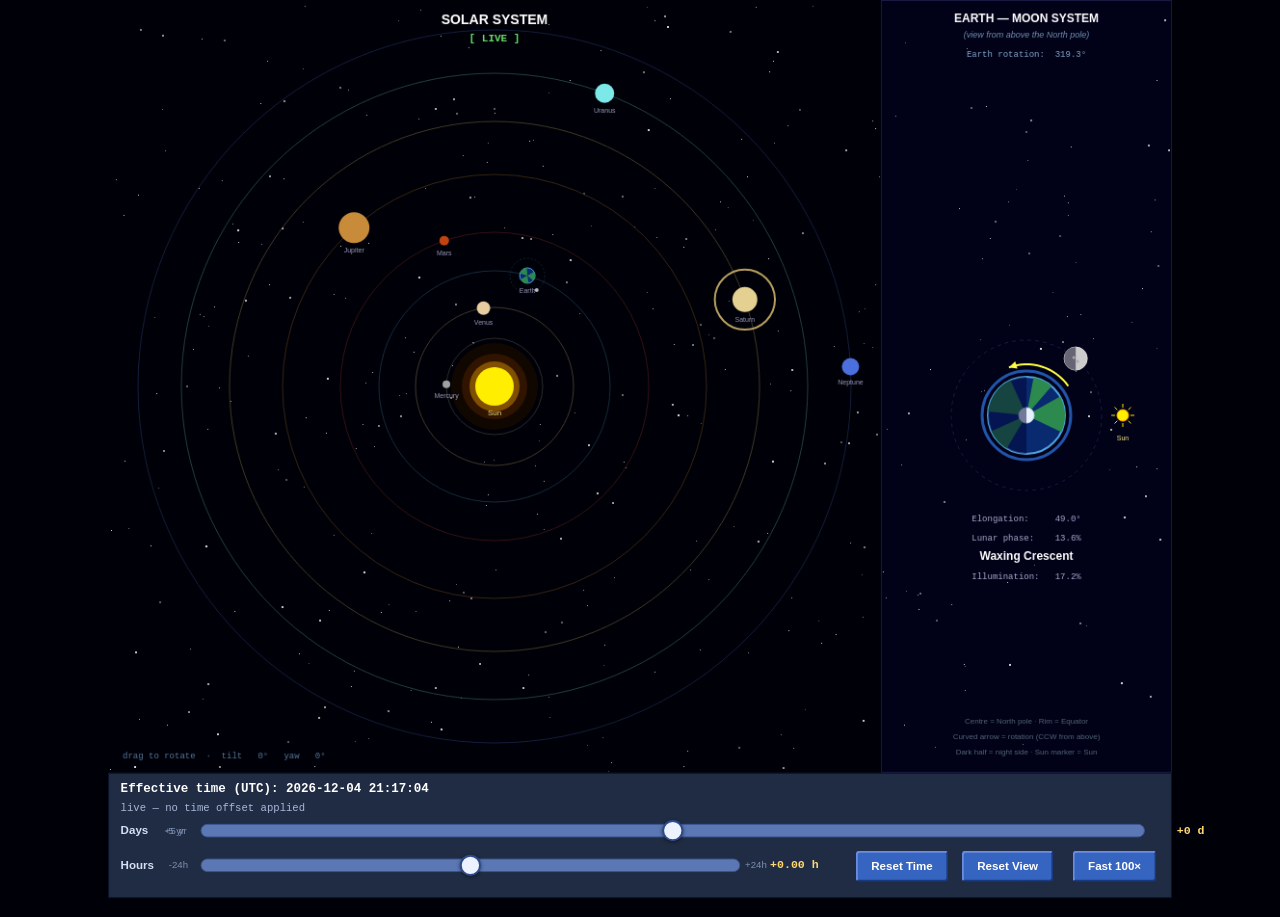
<file: index.html>
<!DOCTYPE html>
<html lang="en">
<head>
  <meta charset="UTF-8">
  <meta name="viewport" content="width=1110">
  <title>Solar System — Live View</title>
  <link rel="stylesheet" href="style.css">
</head>
<body>
  <div class="layout">
    <canvas id="main" width="800" height="800"></canvas>
    <canvas id="em"   width="300" height="800"></canvas>

    <div id="controls">
      <div id="time-text"></div>
      <div id="offset-text"></div>

      <div class="row" style="top:44px">
        <span class="label">Days</span>
        <span class="tick">-5 yr</span>
        <input type="range" id="days"  min="-1825" max="1825" step="1"    value="0">
        <span class="tick">+5 yr</span>
        <span class="value" id="days-val">+0 d</span>
      </div>

      <div class="row" style="top:80px">
        <span class="label">Hours</span>
        <span class="tick" style="left:62px">-24h</span>
        <input type="range" id="hours" min="-24"   max="24"   step="0.25" value="0"
               style="width:560px">
        <span class="tick" style="left:660px">+24h</span>
        <span class="value" id="hours-val" style="left:686px">+0.00 h</span>

        <button id="reset-time" class="btn"          style="left:775px">Reset Time</button>
        <button id="reset-view" class="btn"          style="left:885px">Reset View</button>
        <button id="fast"       class="btn toggle"   style="left:1000px">Fast 100×</button>
      </div>
    </div>
  </div>

  <script src="script.js"></script>
</body>
</html>
</file>
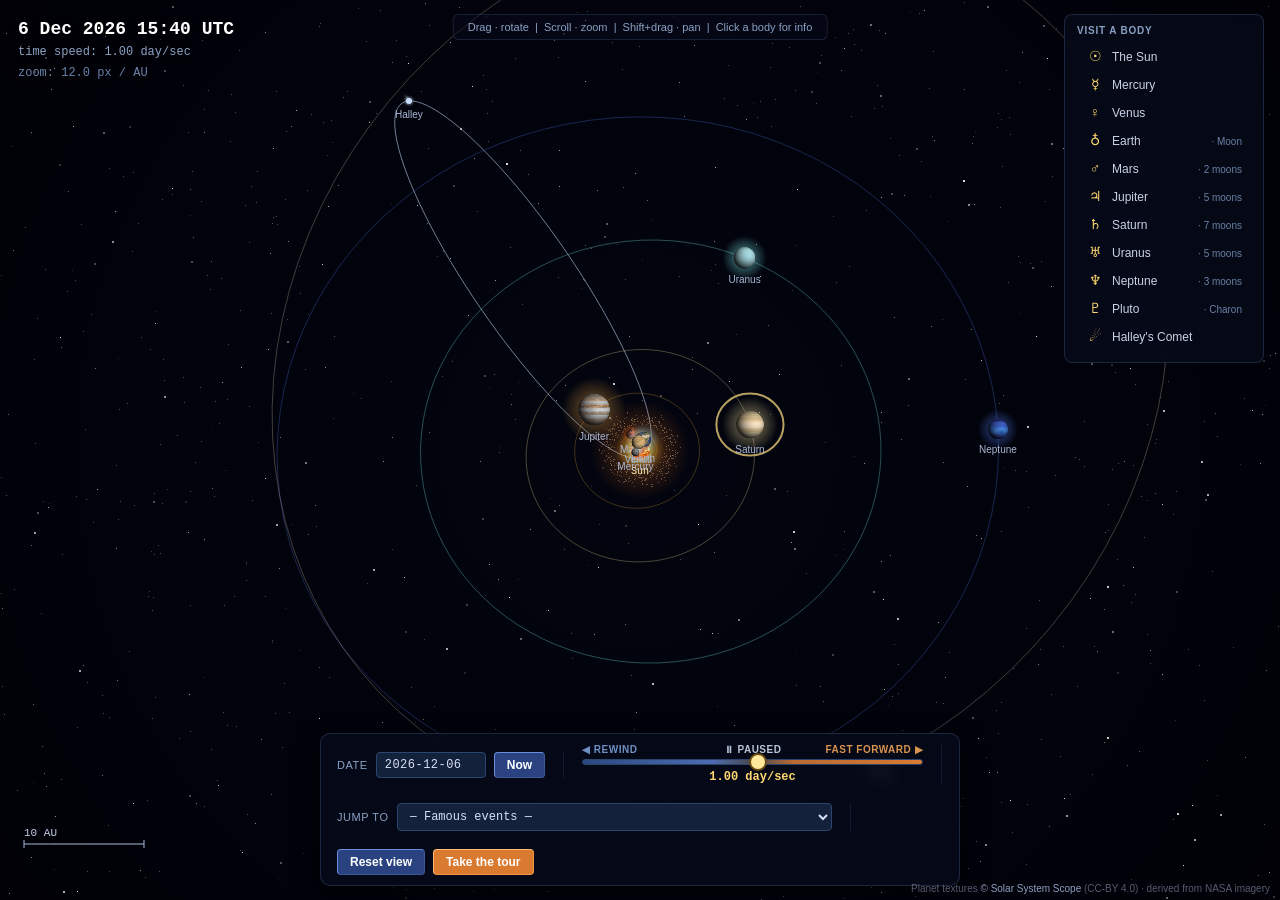
<file: v2/index.html>
<!DOCTYPE html>
<html lang="en">
<head>
  <meta charset="UTF-8">
  <meta name="viewport" content="width=device-width, initial-scale=1">
  <title>Solar System Explorer</title>
  <link rel="stylesheet" href="style.css">
</head>
<body>
  <canvas id="sky"></canvas>

  <!-- Top-left heads-up display -->
  <div id="hud">
    <div id="hud-date"></div>
    <div id="hud-meta"></div>
    <div id="hud-zoom"></div>
  </div>

  <!-- Top-right tour menu — click any body to zoom to it -->
  <div id="bodies">
    <h3>Visit a body</h3>
    <button data-body="Sun">     <span class="g">☉</span> The Sun                 </button>
    <button data-body="Mercury"> <span class="g">☿</span> Mercury                 </button>
    <button data-body="Venus">   <span class="g">♀</span> Venus                   </button>
    <button data-body="Earth">   <span class="g">♁</span> Earth     <em>· Moon</em></button>
    <button data-body="Mars">    <span class="g">♂</span> Mars      <em>· 2 moons</em></button>
    <button data-body="Jupiter"> <span class="g">♃</span> Jupiter   <em>· 5 moons</em></button>
    <button data-body="Saturn">  <span class="g">♄</span> Saturn    <em>· 7 moons</em></button>
    <button data-body="Uranus">  <span class="g">♅</span> Uranus    <em>· 5 moons</em></button>
    <button data-body="Neptune"> <span class="g">♆</span> Neptune   <em>· 3 moons</em></button>
    <button data-body="Pluto">   <span class="g">♇</span> Pluto     <em>· Charon</em></button>
    <button data-body="Halley">  <span class="g">☄</span> Halley's Comet          </button>
    <button data-body="Visitor" id="visitor-btn" style="display:none">
      <span class="g">🛸</span> Visitor <em>· (?)</em>
    </button>
  </div>

  <!-- Side info panel (hidden until a body is selected) -->
  <aside id="info" class="hidden">
    <button id="info-close" aria-label="Close">×</button>
    <h2 id="info-name"></h2>
    <div id="info-type"></div>
    <button id="info-track" class="action">Track this body</button>
    <table id="info-table"></table>
    <p id="info-fact"></p>
  </aside>

  <!-- Tour overlay (hidden until started) -->
  <div id="tour" class="hidden">
    <div id="tour-step"></div>
    <div id="tour-buttons">
      <button id="tour-prev">‹ Back</button>
      <button id="tour-next">Next ›</button>
      <button id="tour-end">Exit tour</button>
    </div>
  </div>

  <!-- Bottom control bar -->
  <div id="controls">
    <div class="ctrl-group">
      <label>Date</label>
      <input type="text" id="date-picker"
             placeholder="YYYY-MM-DD" maxlength="10"
             size="10" autocomplete="off" spellcheck="false"
             pattern="\d{4}-\d{2}-\d{2}">
      <button id="now-btn" class="btn">Now</button>
    </div>

    <div class="ctrl-group time-ctrl">
      <div class="time-axis">
        <span class="dir backward">◀ REWIND</span>
        <span class="dir centre">⏸ PAUSED</span>
        <span class="dir forward">FAST FORWARD ▶</span>
      </div>
      <input type="range" id="speed" min="-6" max="6" step="0.05" value="0.2">
      <div class="speed-readout"><span id="speed-label">paused</span></div>
    </div>

    <div class="ctrl-group">
      <label>Jump to</label>
      <select id="events">
        <option value="">— Famous events —</option>
      </select>
    </div>

    <div class="ctrl-group">
      <button id="reset-view" class="btn">Reset view</button>
      <button id="tour-start" class="btn primary">Take the tour</button>
    </div>
  </div>

  <!-- Help overlay (first-time tip) -->
  <div id="help">
    <div>Drag&nbsp;·&nbsp;rotate&nbsp;&nbsp;|&nbsp;&nbsp;Scroll&nbsp;·&nbsp;zoom&nbsp;&nbsp;|&nbsp;&nbsp;Shift+drag&nbsp;·&nbsp;pan&nbsp;&nbsp;|&nbsp;&nbsp;Click a body for info</div>
  </div>

  <!-- Texture attribution (CC-BY 4.0) -->
  <div id="credit">
    Planet textures
    <a href="https://www.solarsystemscope.com/textures/" target="_blank" rel="noopener">© Solar System Scope</a>
    (CC-BY 4.0) · derived from NASA imagery
  </div>

  <script src="data.js"></script>
  <script src="app.js"></script>
</body>
</html>
</file>
<file: style.css>
/* Solar System web viewer — dark space theme matching the Python version. */

* { box-sizing: border-box; margin: 0; padding: 0; }

html, body {
  width: 100%;
  height: 100%;
  background: #000008;
  color: #ffffff;
  font-family: -apple-system, "Helvetica Neue", Arial, sans-serif;
  overflow: hidden;
}

/* Centre the fixed-size layout in the viewport. JS sets a CSS scale
   transform that shrinks it uniformly until it fits, so the entire
   layout — canvases AND control panel — is always visible regardless
   of window size. */
body {
  display: flex;
  align-items: center;
  justify-content: center;
}

.layout {
  width: 1104px;
  height: 934px;
  background: #000008;
  flex-shrink: 0;
  transform-origin: center center;
}

#main, #em { display: block; vertical-align: top; }
#main {
  background: #000008;
  cursor: grab;
  border: 1px solid #000008;
  float: left;
}
#main:active { cursor: grabbing; }
#em {
  background: #010118;
  border: 1px solid #1a1a44;
  float: right;
}

#controls {
  clear: both;
  position: relative;
  width: 1104px;
  height: 130px;
  background: #202c44;
  border: 1px solid #0a1226;
  color: #d6e0f5;
}

#time-text {
  position: absolute;
  left: 12px; top: 8px;
  font-family: "Courier New", monospace;
  font-size: 13px;
  font-weight: bold;
  color: #ffffff;
}
#offset-text {
  position: absolute;
  left: 12px; top: 30px;
  font-family: "Courier New", monospace;
  font-size: 11px;
  color: #a8b8d8;
}

.row { position: absolute; left: 0; right: 0; height: 30px; }

.row .label {
  position: absolute;
  left: 12px;
  font-family: Arial, sans-serif;
  font-size: 12px;
  font-weight: bold;
  color: #d6e0f5;
  line-height: 30px;
}

.row .tick {
  position: absolute;
  left: 58px;
  font-family: Arial, sans-serif;
  font-size: 10px;
  color: #7d8eb0;
  line-height: 30px;
}

.row .value {
  position: absolute;
  left: 1108px;
  font-family: "Courier New", monospace;
  font-size: 12px;
  font-weight: bold;
  color: #ffd770;
  line-height: 30px;
  width: 80px;
}

/* Range sliders — restyled so the trough strongly contrasts the panel */
input[type=range] {
  position: absolute;
  left: 95px;
  width: 980px;
  height: 14px;
  -webkit-appearance: none;
  appearance: none;
  background: #5b78b5;
  border: 1px solid #3b568f;
  border-radius: 7px;
  outline: none;
  cursor: pointer;
  margin-top: 8px;
}
input[type=range]::-webkit-slider-thumb {
  -webkit-appearance: none;
  width: 22px; height: 22px;
  border-radius: 50%;
  background: #ecf2ff;
  border: 2px solid #2d4a8a;
  cursor: grab;
  box-shadow: 0 1px 4px rgba(0,0,0,0.5);
}
input[type=range]::-moz-range-thumb {
  width: 22px; height: 22px;
  border-radius: 50%;
  background: #ecf2ff;
  border: 2px solid #2d4a8a;
  cursor: grab;
}

/* Buttons — high contrast on every platform */
.btn {
  position: absolute;
  top: 0;
  background: #3565c0;
  color: #ffffff;
  border: 2px solid;
  border-color: #6b8de0 #1a3a80 #1a3a80 #6b8de0;
  border-radius: 4px;
  padding: 7px 14px;
  font-family: Arial, sans-serif;
  font-size: 12px;
  font-weight: bold;
  cursor: pointer;
  user-select: none;
}
.btn:hover    { background: #5586d8; }
.btn:active   {
  background: #2548a0;
  border-color: #1a3a80 #6b8de0 #6b8de0 #1a3a80;
}
.btn.toggle.on            { background: #e07a30; border-color: #f5a060 #a04a10 #a04a10 #f5a060; }
.btn.toggle.on:hover      { background: #f29850; }
.btn.toggle.on:active     {
  background: #b85a18;
  border-color: #a04a10 #f5a060 #f5a060 #a04a10;
}
</file>
<file: v2/style.css>
/* ============================================================
   Solar System Explorer (v2) — full-bleed immersive UI
   ============================================================ */

* { box-sizing: border-box; margin: 0; padding: 0; }

html, body {
  height: 100%;
  width: 100%;
  background: #02030a;
  color: #d6e0f5;
  font-family: -apple-system, "Helvetica Neue", "Segoe UI", Arial, sans-serif;
  overflow: hidden;
  user-select: none;
}

#sky {
  position: fixed;
  inset: 0;
  width: 100vw;
  height: 100vh;
  display: block;
  cursor: grab;
}
#sky:active { cursor: grabbing; }

/* ── HUD (top-left) ─────────────────────────────────────────── */
#hud {
  position: fixed;
  top: 16px; left: 18px;
  font-family: "Courier New", monospace;
  font-size: 12px;
  line-height: 1.5;
  color: #c2cfe6;
  pointer-events: none;
  text-shadow: 0 0 6px rgba(0,0,0,0.85);
}
#hud-date { font-size: 18px; font-weight: bold; color: #ffffff; }
#hud-meta { color: #8aa1c4; }
#hud-zoom { color: #6a82a8; margin-top: 3px; }

/* ── Tour menu (top-right) ───────────────────────────────────── */
#bodies {
  position: fixed;
  top: 14px; right: 16px;
  display: flex; flex-direction: column;
  background: rgba(8, 12, 28, 0.7);
  border: 1px solid rgba(80, 110, 160, 0.3);
  border-radius: 8px;
  padding: 10px 12px 12px;
  backdrop-filter: blur(6px);
  font-size: 12px;
  min-width: 200px;
}
#bodies h3 {
  font-size: 10px;
  font-weight: bold;
  text-transform: uppercase;
  letter-spacing: 0.08em;
  color: #8aa1c4;
  margin-bottom: 6px;
}
#bodies button {
  background: transparent;
  border: 1px solid transparent;
  border-radius: 4px;
  color: #c8d2e6;
  padding: 5px 8px;
  text-align: left;
  font-family: inherit;
  font-size: 12px;
  cursor: pointer;
  display: flex;
  align-items: baseline;
  gap: 8px;
}
#bodies button:hover {
  background: rgba(74, 141, 224, 0.15);
  border-color: rgba(110, 160, 220, 0.35);
  color: #ffffff;
}
#bodies button.selected {
  background: rgba(217, 122, 48, 0.20);
  border-color: rgba(255, 154, 64, 0.55);
  color: #ffffff;
}
/* Easter-egg flash when the saucer first appears in the menu */
#bodies button.flash {
  animation: visitor-flash 0.6s ease-in-out 4;
}
@keyframes visitor-flash {
  0%, 100% {
    background: rgba(155, 190, 216, 0.10);
    border-color: rgba(110, 160, 220, 0.20);
  }
  50% {
    background: rgba(155, 190, 216, 0.65);
    border-color: rgba(190, 230, 255, 0.95);
    box-shadow: 0 0 16px rgba(120, 200, 255, 0.6);
  }
}

/* Easter-egg toast notification */
#toast {
  position: fixed;
  top: 80px; left: 50%;
  transform: translateX(-50%) translateY(-30px);
  background: rgba(20, 32, 60, 0.95);
  color: #ffffff;
  padding: 14px 26px;
  border-radius: 8px;
  border: 1px solid rgba(140, 200, 255, 0.55);
  font-size: 15px;
  font-weight: bold;
  letter-spacing: 0.06em;
  pointer-events: none;
  z-index: 1000;
  opacity: 0;
  box-shadow: 0 6px 32px rgba(120, 200, 255, 0.45);
  backdrop-filter: blur(6px);
}
#toast.show { animation: toast-pop 5.5s cubic-bezier(.22,.9,.36,1) forwards; }
@keyframes toast-pop {
  0%   { opacity: 0; transform: translateX(-50%) translateY(-30px); }
  10%  { opacity: 1; transform: translateX(-50%) translateY(0); }
  85%  { opacity: 1; transform: translateX(-50%) translateY(0); }
  100% { opacity: 0; transform: translateX(-50%) translateY(-12px); }
}
#bodies .g {
  width: 18px;
  text-align: center;
  font-size: 14px;
  color: #ffd770;
}
#bodies em {
  margin-left: auto;
  color: #6a82a8;
  font-style: normal;
  font-size: 10px;
}

/* ── Bottom control bar ─────────────────────────────────────── */
#controls {
  position: fixed;
  left: 50%; bottom: 14px;
  transform: translateX(-50%);
  display: flex; align-items: center;
  gap: 18px;
  padding: 10px 16px;
  background: rgba(8, 12, 28, 0.7);
  border: 1px solid rgba(80, 110, 160, 0.3);
  border-radius: 10px;
  backdrop-filter: blur(8px);
  box-shadow: 0 6px 24px rgba(0,0,0,0.6);
  font-size: 12px;
  flex-wrap: wrap;
  max-width: calc(100vw - 40px);
}
.ctrl-group {
  display: flex; align-items: center; gap: 8px;
  border-right: 1px solid rgba(80, 110, 160, 0.18);
  padding-right: 18px;
}
.ctrl-group:last-child { border-right: none; padding-right: 0; }
.ctrl-group label { color: #8aa1c4; font-size: 11px; text-transform: uppercase; letter-spacing: 0.05em; }

/* ── Time slider: vertical stack so the readout never pushes the
      slider sideways. Slider track has a left→centre→right gradient
      so it's visually obvious that the centre is "paused" and the
      left side runs time backwards. ─────────────────────────────── */
.ctrl-group.time-ctrl {
  flex-direction: column;
  align-items: stretch;
  gap: 4px;
  min-width: 360px;
}
.time-axis {
  display: grid;
  grid-template-columns: 1fr 1fr 1fr;
  font-size: 10px;
  letter-spacing: 0.05em;
  color: #8aa1c4;
  text-transform: uppercase;
  font-weight: bold;
}
.time-axis .backward { text-align: left;   color: #6f8fc4; }
.time-axis .centre   { text-align: center; color: #b8c4d8; }
.time-axis .forward  { text-align: right;  color: #d99450; }

.ctrl-group.time-ctrl input[type=range] {
  width: 100%;
  background: linear-gradient(to right,
    #2a4880 0%,         /* deep blue: rewind */
    #4d6cb0 38%,
    #4a4a55 49%,        /* dark grey at centre: paused */
    #4a4a55 51%,
    #b86a32 62%,
    #d97a30 100%);      /* warm orange: forward */
  border: 1px solid #2c456f;
}
/* Centre tick */
.ctrl-group.time-ctrl input[type=range]::-webkit-slider-thumb {
  background: #ffe899;
  border: 2px solid #6a4a14;
  width: 18px; height: 18px;
}
.ctrl-group.time-ctrl input[type=range]::-moz-range-thumb {
  background: #ffe899; border: 2px solid #6a4a14;
  width: 18px; height: 18px;
}

/* Fixed-width centred readout — never affects slider position. */
.speed-readout {
  height: 16px;
  display: flex;
  align-items: center;
  justify-content: center;
}
#speed-label {
  font-family: "Courier New", monospace;
  color: #ffd770;
  font-weight: bold;
  font-size: 12px;
  white-space: nowrap;
}
#speed-label.paused { color: #8aa1c4; }

input[type=date], input[type=text]#date-picker, select {
  background: #14213a;
  color: #d6e0f5;
  border: 1px solid #2c456f;
  border-radius: 4px;
  padding: 5px 8px;
  font-size: 12px;
  font-family: "Courier New", monospace;
  font-variant-numeric: tabular-nums;
}
input[type=text]#date-picker {
  width: 110px;
  letter-spacing: 0.04em;
}
input[type=text]#date-picker:focus {
  outline: none;
  border-color: #6b8de0;
  background: #1a2c4f;
}
input[type=text]#date-picker.bad {
  animation: input-shake 0.5s ease-in-out;
  border-color: #d04444;
  background: #3a1818;
}
@keyframes input-shake {
  0%, 100% { transform: translateX(0); }
  25%      { transform: translateX(-4px); }
  75%      { transform: translateX(4px); }
}
input[type=range] {
  -webkit-appearance: none;
  width: 200px;
  height: 6px;
  background: linear-gradient(to right, #2a3960, #5b78b5, #2a3960);
  border-radius: 3px;
  cursor: pointer;
}
input[type=range]::-webkit-slider-thumb {
  -webkit-appearance: none;
  width: 16px; height: 16px;
  border-radius: 50%;
  background: #ffd770;
  border: 2px solid #2d4a8a;
  cursor: grab;
}
input[type=range]::-moz-range-thumb {
  width: 16px; height: 16px; border-radius: 50%;
  background: #ffd770; border: 2px solid #2d4a8a;
}

.btn {
  background: #2a4380;
  color: #ffffff;
  border: 1px solid #3d5894;
  border-top-color: #6b8de0;
  border-left-color: #6b8de0;
  border-radius: 4px;
  padding: 5px 12px;
  font-size: 12px;
  font-weight: bold;
  cursor: pointer;
  font-family: inherit;
}
.btn:hover { background: #3a5494; }
.btn:active {
  background: #1e3266;
  border-color: #6b8de0;
  border-bottom-color: #1a3a80;
  border-right-color: #1a3a80;
}
.btn.primary {
  background: #d97a30;
  border: 1px solid #ec9442;
  border-top-color: #ffba6e;
  border-left-color: #ffba6e;
}
.btn.primary:hover { background: #ed8c3e; }

/* ── Info panel (right side, slides in) ─────────────────────── */
#info {
  position: fixed;
  top: 16px; right: 16px;
  width: 320px;
  max-height: calc(100vh - 200px);
  overflow-y: auto;
  padding: 22px 24px 22px;
  background: rgba(10, 14, 30, 0.94);
  border: 1px solid rgba(110, 145, 200, 0.4);
  border-radius: 10px;
  backdrop-filter: blur(10px);
  box-shadow: 0 8px 32px rgba(0,0,0,0.7);
  font-size: 13px;
  transition: transform 0.25s ease, opacity 0.25s ease;
  /* Push toggles aside when info is open: only on wider screens */
}
#info.hidden {
  opacity: 0;
  pointer-events: none;
  transform: translateX(20px);
}
#info-close {
  position: absolute; top: 8px; right: 12px;
  background: none; border: none;
  color: #8aa1c4;
  font-size: 22px; line-height: 1;
  cursor: pointer;
}
#info-close:hover { color: #ffffff; }
#info h2 { color: #ffffff; font-size: 22px; margin-bottom: 4px; letter-spacing: 0.02em; }
#info-type { color: #8aa1c4; font-size: 12px; text-transform: uppercase; letter-spacing: 0.08em; margin-bottom: 14px; }
#info-table { width: 100%; border-collapse: collapse; }
#info-table tr td:first-child {
  color: #8aa1c4;
  padding: 4px 14px 4px 0;
  white-space: nowrap;
  vertical-align: top;
}
#info-table tr td:last-child {
  color: #e8eef9;
  font-family: "Courier New", monospace;
  text-align: right;
}
#info-fact {
  margin-top: 14px;
  padding-top: 12px;
  border-top: 1px solid rgba(80, 110, 160, 0.2);
  color: #c2cfe6;
  font-style: italic;
  line-height: 1.5;
}
.action {
  display: block; width: 100%;
  margin-bottom: 14px;
  background: #2a4380;
  color: #ffffff;
  border: 1px solid #4a6da8;
  border-radius: 4px;
  padding: 7px;
  font-size: 12px;
  font-weight: bold;
  cursor: pointer;
}
.action:hover { background: #3a5494; }
.action.tracking { background: #d97a30; border-color: #ec9442; }
.action.tracking:hover { background: #ed8c3e; }

/* ── Tour overlay ───────────────────────────────────────────── */
#tour {
  position: fixed;
  left: 50%; top: 18%;
  transform: translateX(-50%);
  width: 540px;
  max-width: calc(100vw - 40px);
  padding: 22px 26px;
  background: rgba(10, 14, 30, 0.95);
  border: 1px solid rgba(120, 160, 220, 0.4);
  border-radius: 12px;
  backdrop-filter: blur(10px);
  box-shadow: 0 12px 48px rgba(0,0,0,0.8);
  font-size: 14px;
  line-height: 1.5;
  z-index: 100;
}
#tour.hidden { display: none; }
#tour-step h3 { color: #ffffff; margin-bottom: 10px; font-size: 17px; }
#tour-step p { color: #c2cfe6; }
#tour-buttons {
  display: flex; justify-content: space-between;
  margin-top: 18px; gap: 10px;
}
#tour-buttons button {
  background: #2a4380;
  color: #ffffff;
  border: 1px solid #4a6da8;
  border-radius: 4px;
  padding: 6px 14px;
  font-family: inherit;
  font-size: 12px;
  cursor: pointer;
}
#tour-buttons button:hover { background: #3a5494; }
#tour-end { background: transparent !important; color: #8aa1c4 !important; border-color: transparent !important; }

/* ── Texture credit ─────────────────────────────────────────── */
#credit {
  position: fixed;
  bottom: 6px; right: 10px;
  font-size: 10px;
  color: rgba(170, 184, 214, 0.5);
  pointer-events: auto;
}
#credit a { color: rgba(180, 200, 240, 0.8); text-decoration: none; }
#credit a:hover { text-decoration: underline; }

/* ── First-load hint ────────────────────────────────────────── */
#help {
  position: fixed;
  left: 50%; top: 14px;
  transform: translateX(-50%);
  background: rgba(8, 12, 28, 0.55);
  border: 1px solid rgba(80, 110, 160, 0.25);
  border-radius: 6px;
  padding: 6px 14px;
  font-size: 11px;
  color: #8aa1c4;
  pointer-events: none;
  transition: opacity 0.6s ease;
}
#help.fade { opacity: 0; }

/* Hide things at very narrow widths */
@media (max-width: 760px) {
  #toggles { font-size: 11px; padding: 6px 10px; }
  #controls { gap: 10px; padding: 8px 10px; }
  .ctrl-group { padding-right: 10px; }
  .ctrl-group.flex { min-width: 200px; }
  input[type=range] { width: 130px; }
}
</file>
